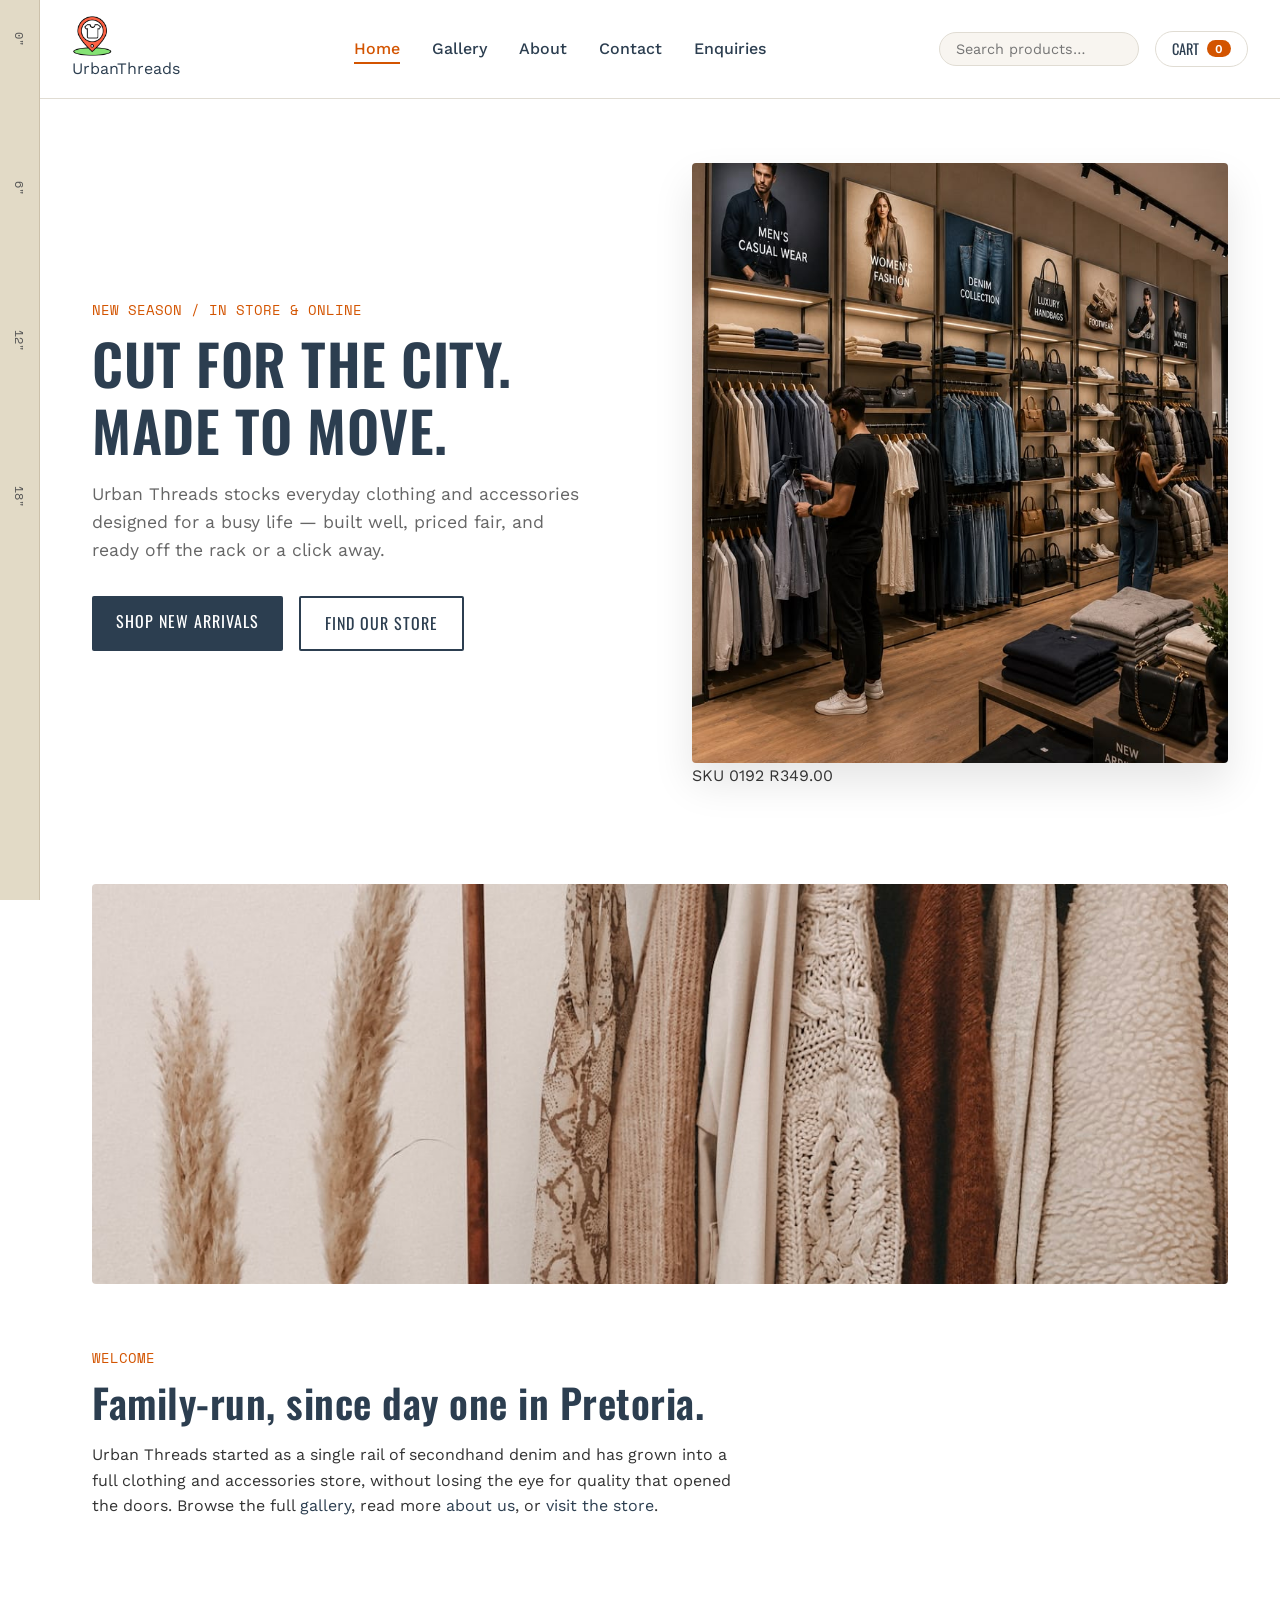
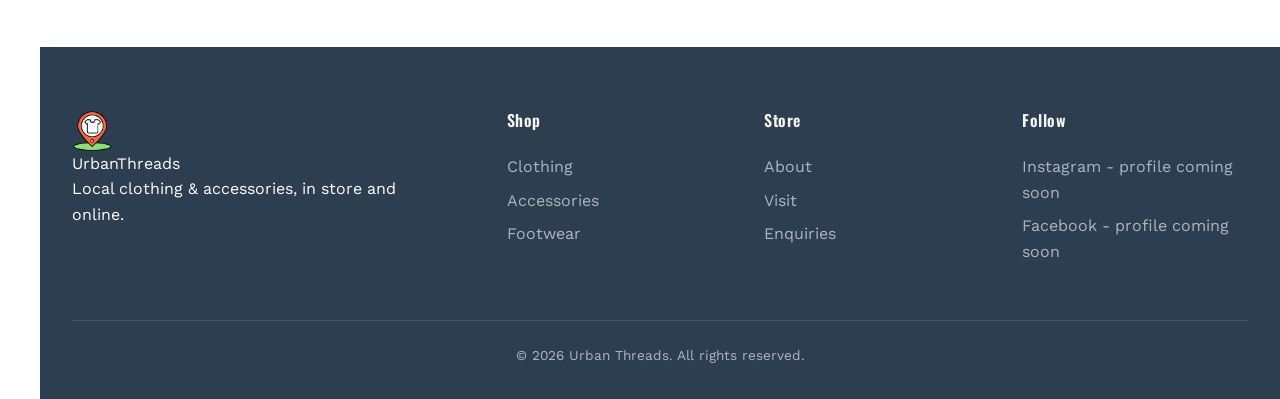
<file: index.html>
<!DOCTYPE html>
<html lang="en">
<head>
  <meta charset="UTF-8">
  <meta name="viewport" content="width=device-width, initial-scale=1.0">
  <title>Urban Threads — Local Clothing & Accessories</title>
	<meta name="keywords" content="Urban Threads, Pretoria clothing boutique, streetwear Pretoria, local fashion South Africa, everyday apparel">
  <link rel="preconnect" href="https://fonts.googleapis.com">
  <link href="https://fonts.googleapis.com/css2?family=Oswald:wght@500;600;700&family=Work+Sans:wght@400;500;600&family=Space+Mono:wght@400;700&display=swap" rel="stylesheet">
  <link rel="stylesheet" href="css/style.css">
	 <meta name="description" content="Discover Urban Threads, a family-run Pretoria boutique for local clothing, accessories and footwear. Browse the collection and plan your store visit.">
  <link rel="canonical" href="https://splendorous-bienenstitch-e1a401.netlify.app/">
</head>
<body>

  <!-- Signature element: a vertical "tape measure" rail that runs the length of the page,
       marking each section like inches on a tailor's tape. Ties the tailoring/thread
       theme of the store into the site's structure instead of a decorative flourish. -->
  <div class="tape-rail" aria-hidden="true">
    <span class="tape-mark" data-label="SHOP">0"</span>
    <span class="tape-mark" data-label="ABOUT">6"</span>
    <span class="tape-mark" data-label="VISIT">12"</span>
    <span class="tape-mark" data-label="ASK">18"</span>
  </div>

  <!-- ===== HEADER ===== -->
  <header class="site-header" id="top">
    <div class="header-inner">
      <a href="index.html" class="logo-link">
        <img class="logo-icon" src="images/logo-icon.png" alt="Urban Threads store icon">
        <span class="logo">Urban<span>Threads</span></span>
      </a>

      <nav class="main-nav" aria-label="Primary">
        <ul>
          <li><a href="index.html" class="is-active">Home</a></li>
          <li><a href="gallery.html">Gallery</a></li>
          <li><a href="about.html">About</a></li>
          <li><a href="contact.html">Contact</a></li>
          <li><a href="enquiries.html">Enquiries</a></li>
        </ul>
      </nav>

      <div class="header-actions">
        <label class="search-field">
          <span class="visually-hidden">Search products</span>
          <input type="search" placeholder="Search products…" name="q">
        </label>
        <button class="cart-btn" type="button" aria-label="View cart">
          Cart <span class="cart-count" id="cartCount">0</span>
        </button>
      </div>
    </div>
  </header>

  <main id="main-content">

    <!-- ===== HERO ===== -->
    <section class="hero" id="intro">
      <div class="hero-copy">
        <p class="eyebrow">New Season / In Store &amp; Online</p>
        <h1>Cut for the city.<br>Made to move.</h1>
        <p class="hero-sub">Urban Threads stocks everyday clothing and accessories designed
          for a busy life — built well, priced fair, and ready off the rack or a click away.</p>
        <div class="hero-actions">
          <a href="gallery.html" class="btn btn-primary">Shop new arrivals</a>
          <a href="contact.html" class="btn btn-ghost">Find our store</a>
        </div>
      </div>
      <div class="hero-tag" aria-hidden="true">
				<img class="hero-tag-img" src="images/products/Image1.jpg" alt="Urban Threads clothing collection">
        <span class="tag-sku">SKU 0192</span>
        <span class="tag-price">R349.00</span>
      </div>
    </section>

    <!-- ===== STORE BANNER ===== -->
    <section class="store-banner">
			 <img src="images/products/Image5.jpg" alt="Jackets hanging on a clothing rack in store">
    </section>

    <!-- ===== INTRO STRIP ===== -->
    <section class="shop" style="padding-top:0;">
      <div class="section-head">
        <p class="eyebrow">Welcome</p>
				<h2>Family-run, since day one in Pretoria.</h2>
      </div>
      <p class="shop-note" style="border-top:none; padding-top:0; max-width:65ch;">
        Urban Threads started as a single rail of secondhand denim and has grown into a
        full clothing and accessories store, without losing the eye for quality that opened
        the doors. Browse the full <a href="gallery.html">gallery</a>, read more
        <a href="about.html">about us</a>, or <a href="contact.html">visit the store</a>.
      </p>
    </section>

  </main>

  <!-- ===== FOOTER ===== -->
  <footer class="site-footer">
    <div class="footer-inner">
      <div class="footer-brand">
        <p class="logo-link footer-logo">
          <img class="logo-icon" src="images/logo-icon.png" alt="Urban Threads store icon">
          <span class="logo">Urban<span>Threads</span></span>
        </p>
        <p>Local clothing &amp; accessories, in store and online.</p>
      </div>
      <div class="footer-cols">
        <div>
          <h4>Shop</h4>
          <ul>
            <li><a href="gallery.html">Clothing</a></li>
            <li><a href="gallery.html">Accessories</a></li>
            <li><a href="gallery.html">Footwear</a></li>
          </ul>
        </div>
        <div>
          <h4>Store</h4>
          <ul>
            <li><a href="about.html">About</a></li>
            <li><a href="contact.html">Visit</a></li>
            <li><a href="enquiries.html">Enquiries</a></li>
          </ul>
        </div>
        <div>
          <h4>Follow</h4>
          <ul>
            <li><a href="#">Instagram - profile coming soon</a></li>
            <li><a href="#">Facebook - profile coming soon</a></li>
          </ul>
        </div>
      </div>
    </div>
    <p class="footer-legal">&copy; 2026 Urban Threads. All rights reserved.</p>
  </footer>

  <script defer src="js/script.js"></script>
</body>
</html>
</file>
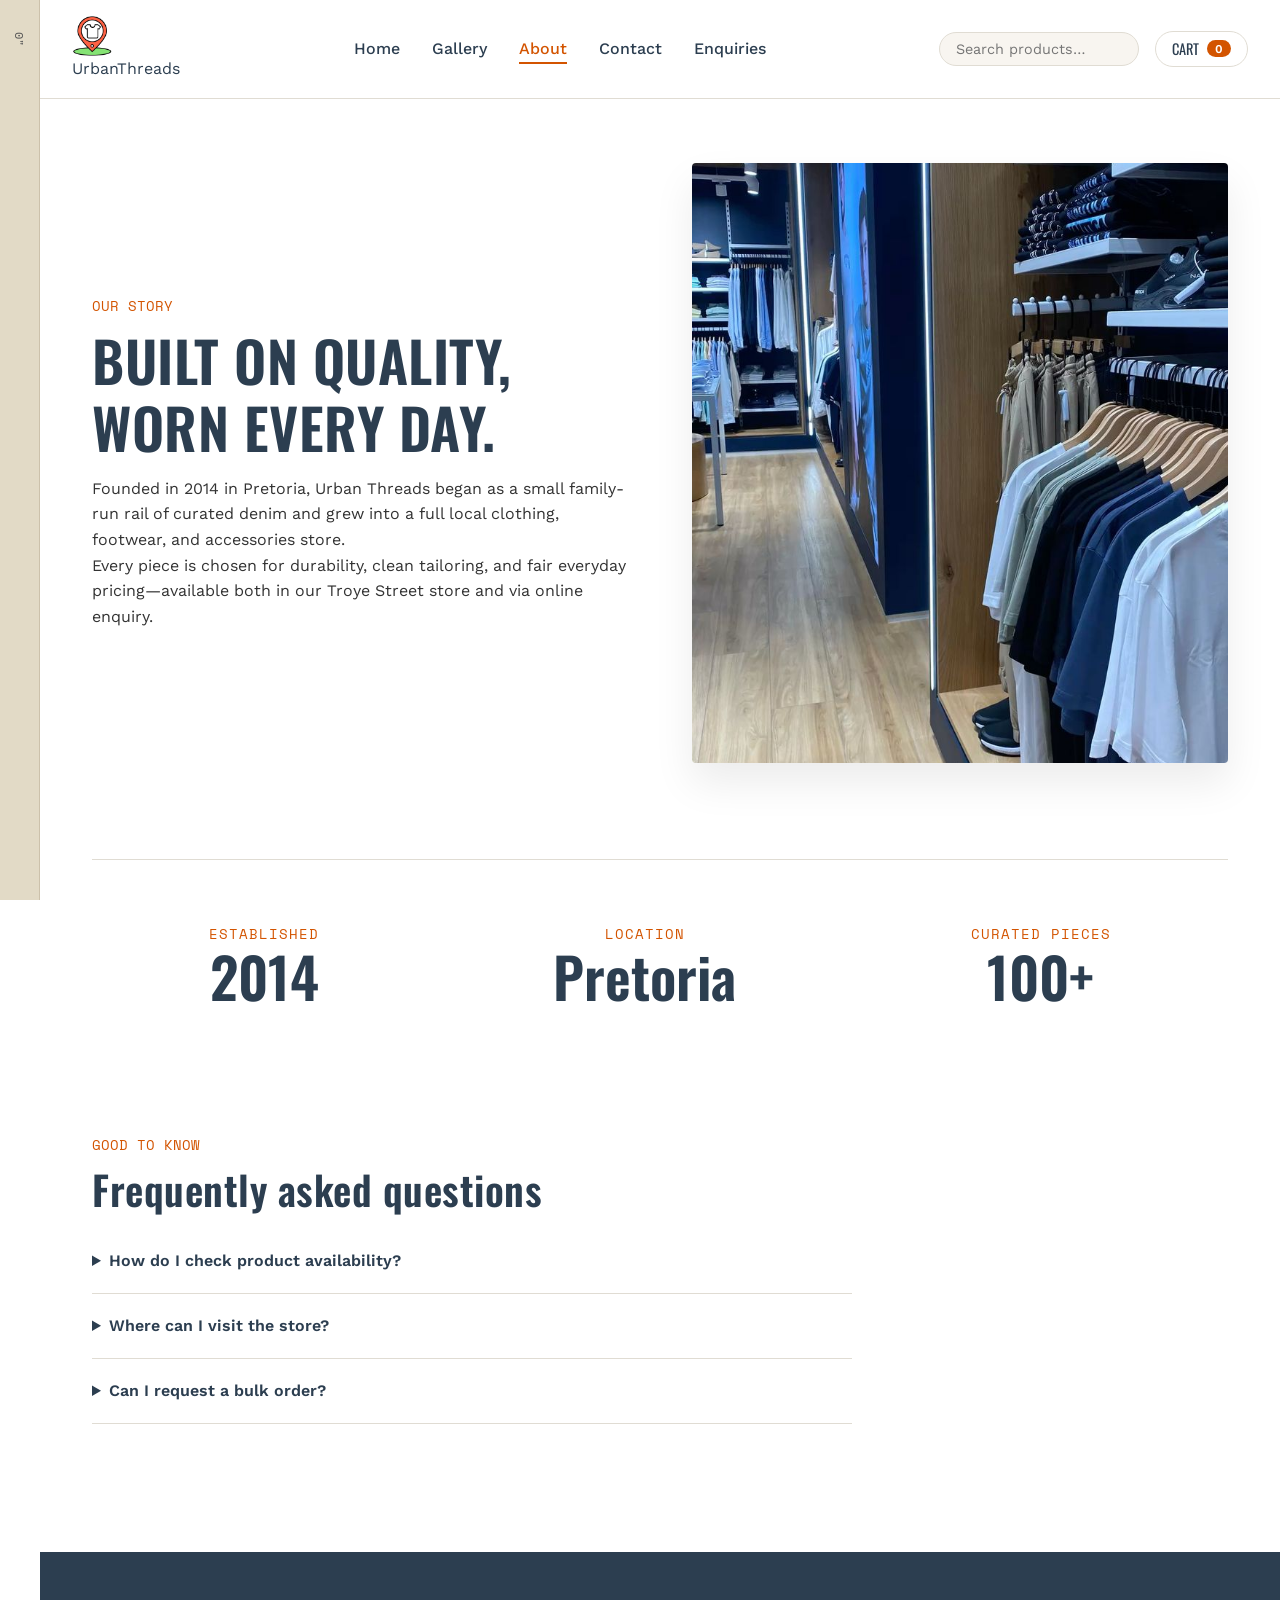
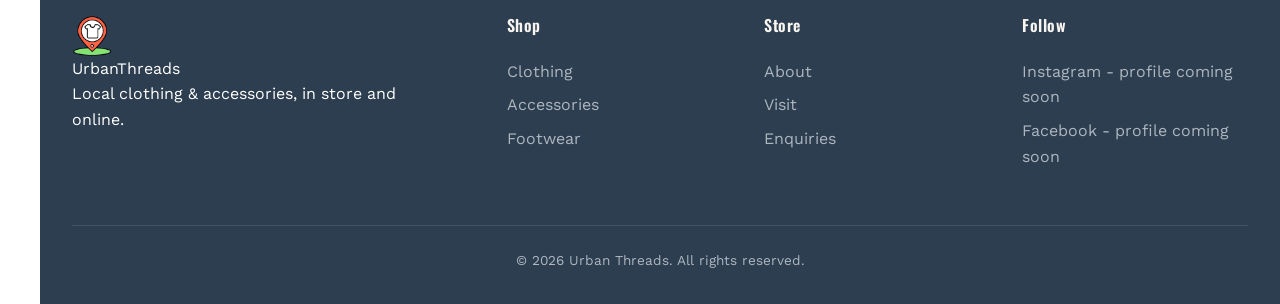
<file: about.html>
<!DOCTYPE html>
<html lang="en">
<head>
  <meta charset="UTF-8">
  <meta name="viewport" content="width=device-width, initial-scale=1.0">
  <title>About — Urban Threads</title>
  <link rel="preconnect" href="https://fonts.googleapis.com">
  <link href="https://fonts.googleapis.com/css2?family=Oswald:wght@500;600;700&family=Work+Sans:wght@400;500;600&family=Space+Mono:wght@400;700&display=swap" rel="stylesheet">
  <link rel="stylesheet" href="css/style.css">
	<meta name="keywords" content="About Urban Threads, family-run boutique Pretoria, local clothing store history, Troye Street fashion">
	<meta name="description" content="Meet Urban Threads, a family-run Pretoria clothing boutique established in 2014, and learn about our locally selected clothing and accessories.">
	<link rel="canonical" href="https://splendorous-bienenstitch-e1a401.netlify.app/about">
</head>
<body>

  <div class="tape-rail" aria-hidden="true">
    <span class="tape-mark" data-label="SHOP">0"</span>
  </div>

  <!-- ===== HEADER ===== -->
  <header class="site-header" id="top">
    <div class="header-inner">
      <a href="index.html" class="logo-link">
        <img class="logo-icon" src="images/logo-icon.png" alt="Urban Threads store icon">
        <span class="logo">Urban<span>Threads</span></span>
      </a>

      <nav class="main-nav" aria-label="Primary">
        <ul>
          <li><a href="index.html">Home</a></li>
          <li><a href="gallery.html">Gallery</a></li>
          <li><a href="about.html" class="is-active">About</a></li>
          <li><a href="contact.html">Contact</a></li>
          <li><a href="enquiries.html">Enquiries</a></li>
        </ul>
      </nav>

      <div class="header-actions">
        <label class="search-field">
          <span class="visually-hidden">Search products</span>
          <input type="search" placeholder="Search products…" name="q">
        </label>
        <button class="cart-btn" type="button" aria-label="View cart">
          Cart <span class="cart-count" id="cartCount">0</span>
        </button>
      </div>
    </div>
  </header>

	<main id="main-content">
 <section class="about" aria-labelledby="about-heading">
<div class="about-copy">
 <p class="eyebrow">Our Story</p>
 <h1 id="about-heading">Built on quality, worn every day.</h1>
 <p>Founded in 2014 in Pretoria, Urban Threads began as a small family-run rail of curated denim and grew into a full local clothing, footwear, and accessories store.</p>
 <p>Every piece is chosen for durability, clean tailoring, and fair everyday pricing—available both in our Troye Street store and via online enquiry.</p>
</div>
<div class="about-media">
 <img src="images/products/Image6.jpg" alt="Inside the Urban Threads clothing boutique in Pretoria">
</div>
<dl class="about-stats">
 <div><dt>Established</dt><dd>2014</dd></div>
 <div><dt>Location</dt><dd>Pretoria</dd></div>
 <div><dt>Curated Pieces</dt><dd>100+</dd></div>
</dl>
 </section>
		 <section class="faq" aria-labelledby="faq-heading">
				<p class="eyebrow">Good to know</p>
				<h2 id="faq-heading">Frequently asked questions</h2>
				<details><summary>How do I check product availability?</summary>
					 <p>Choose a product on our <a href="enquiries.html">enquiry form</a>. Our team confirms stock and sizes before you order.</p>
				</details>
				<details>
					 <summary>Where can I visit the store?</summary>
					 <p>Find us at 214 Troye Street, Pretoria. See <a href="contact.html">opening hours and the interactive map</a>.</p>
				</details>
				<details>
					 <summary>Can I request a bulk order?</summary>
					 <p>Select “Bulk order” on the enquiry form and include quantities and sizes. Listed prices are indicative; the team confirms your quote.</p>
				</details>
		 </section>
	</main>

  <!-- ===== FOOTER ===== -->
  <footer class="site-footer">
    <div class="footer-inner">
      <div class="footer-brand">
        <p class="logo-link footer-logo">
          <img class="logo-icon" src="images/logo-icon.png" alt="Urban Threads store icon">
          <span class="logo">Urban<span>Threads</span></span>
        </p>
        <p>Local clothing &amp; accessories, in store and online.</p>
      </div>
      <div class="footer-cols">
        <div>
          <h4>Shop</h4>
          <ul>
            <li><a href="gallery.html">Clothing</a></li>
            <li><a href="gallery.html">Accessories</a></li>
            <li><a href="gallery.html">Footwear</a></li>
          </ul>
        </div>
        <div>
          <h4>Store</h4>
          <ul>
            <li><a href="about.html">About</a></li>
            <li><a href="contact.html">Visit</a></li>
            <li><a href="enquiries.html">Enquiries</a></li>
          </ul>
        </div>
        <div>
          <h4>Follow</h4>
          <ul>
            <li><a href="https://instagram.com">Instagram - profile coming soon</a></li>
            <li><a href="https://facebook.com">Facebook - profile coming soon</a></li>
          </ul>
        </div>
      </div>
    </div>
    <p class="footer-legal">&copy; 2026 Urban Threads. All rights reserved.</p>
  </footer>

	<script defer src="js/script.js"></script>
</body>
</html>
</file>
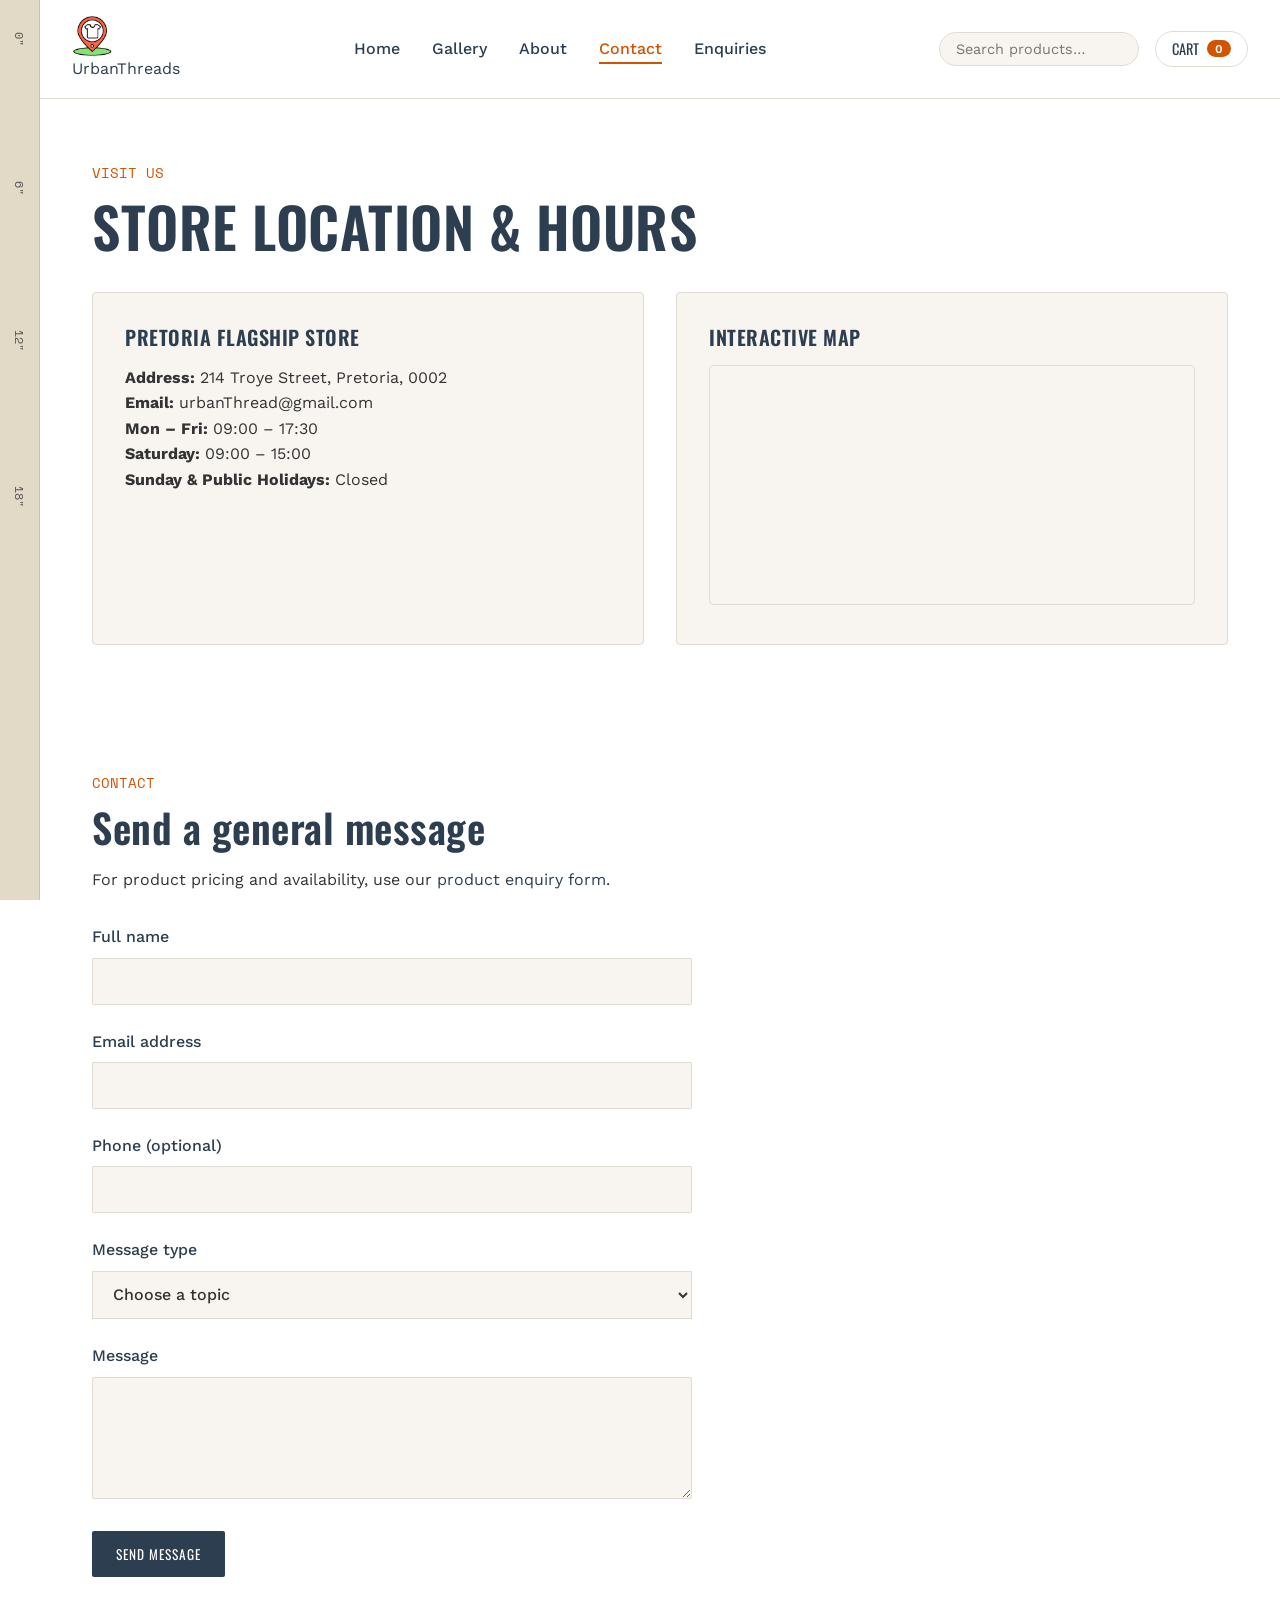
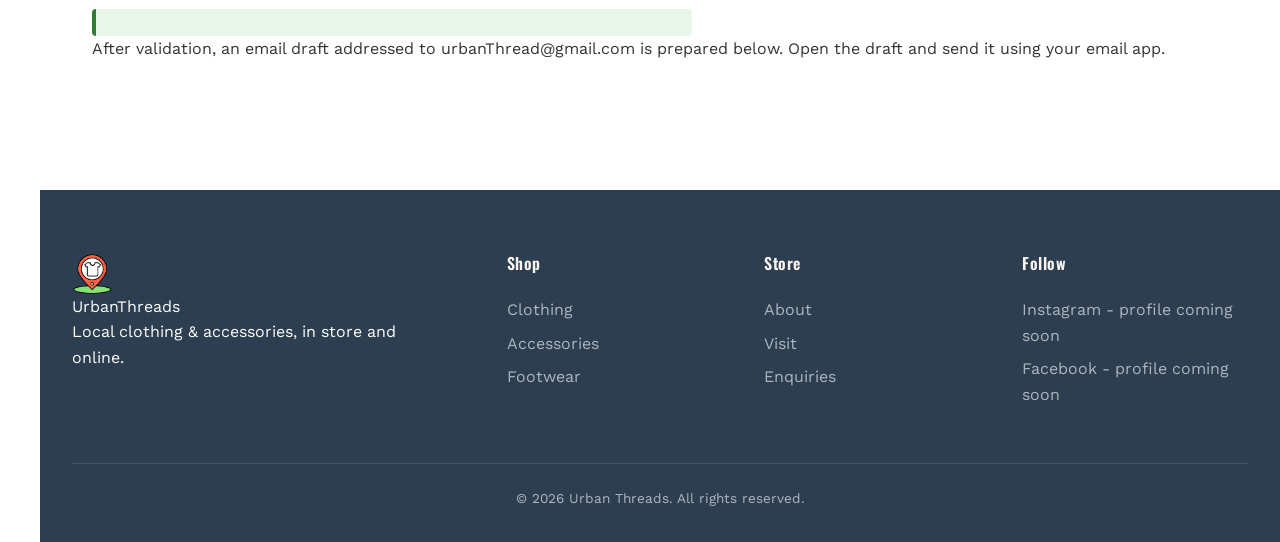
<file: contact.html>
<!DOCTYPE html>
<html lang="en">
	 <head>
			<meta charset="UTF-8">
			<meta name="viewport" content="width=device-width, initial-scale=1.0">
			<title>Contact & Visit — Urban Threads</title>
			<meta name="keywords" content="Contact Urban Threads, 214 Troye Street Pretoria, boutique opening hours, Pretoria store map">
			<link rel="preconnect" href="https://fonts.googleapis.com">
			<link href="https://fonts.googleapis.com/css2?family=Oswald:wght@500;600;700&family=Work+Sans:wght@400;500;600&family=Space+Mono:wght@400;700&display=swap" rel="stylesheet">
			<link rel="stylesheet" href="css/style.css">
			<meta name="description" content="Visit Urban Threads at 214 Troye Street, Pretoria. Find opening hours, an interactive map and a contact form for general messages.">
			<link rel="canonical" href="https://splendorous-bienenstitch-e1a401.netlify.app/contact">	 </head>
	 <body>
			<div class="tape-rail" aria-hidden="true">
				 <span class="tape-mark" data-label="SHOP">0"</span>
				 <span class="tape-mark" data-label="ABOUT">6"</span>
				 <span class="tape-mark" data-label="VISIT">12"</span>
				 <span class="tape-mark" data-label="ASK">18"</span>
			</div>

			<!-- ===== HEADER ===== -->
			<header class="site-header" id="top">
				 <div class="header-inner">
						<a href="index.html" class="logo-link">
							 <img class="logo-icon" src="images/logo-icon.png" alt="Urban Threads store icon">
							 <span class="logo">Urban<span>Threads</span></span>
						</a>

						<nav class="main-nav" aria-label="Primary">
							 <ul>
									<li><a href="index.html">Home</a></li>
									<li><a href="gallery.html">Gallery</a></li>
									<li><a href="about.html">About</a></li>
									<li><a href="contact.html" class="is-active">Contact</a></li>
									<li><a href="enquiries.html">Enquiries</a></li>
							 </ul>
						</nav>

						<div class="header-actions">
							 <label class="search-field">
									<span class="visually-hidden">Search products</span>
									<input type="search" placeholder="Search products…" name="q">
							 </label>
							 <button class="cart-btn" type="button" aria-label="View cart">
									Cart <span class="cart-count" id="cartCount">0</span>
							 </button>
						</div>
				 </div>
			</header>

			<main id="main-content">
 <section aria-labelledby="visit-heading">
<p class="eyebrow">Visit Us</p>
<h1 id="visit-heading">Store location &amp; hours</h1>
<div class="visit-grid">
 <div class="visit-card">
<h3>Pretoria Flagship Store</h3>
<p><strong>Address:</strong> 214 Troye Street, Pretoria, 0002</p>
<p><strong>Email:</strong> urbanThread@gmail.com</p>
<p><strong>Mon – Fri:</strong> 09:00 – 17:30</p>
<p><strong>Saturday:</strong> 09:00 – 15:00</p>
<p><strong>Sunday &amp; Public Holidays:</strong> Closed</p>
 </div>
 <div class="visit-card">
<h3>Interactive Map</h3>
<iframe title="Interactive map showing Urban Threads at 214 Troye Street, Pretoria" src="https://www.openstreetmap.org/export/embed.html?bbox=28.1880%2C-25.7540%2C28.2020%2C-25.7440&amp;layer=mapnik&amp;marker=-25.7490%2C28.1950" width="100%" height="240" style="border:1px solid #e0dcd3; border-radius:4px;" loading="lazy"></iframe>
 </div>
</div>
 </section>
 <section aria-labelledby="contact-heading"><p class="eyebrow">Contact</p><h2 id="contact-heading">Send a general message</h2><p>For product pricing and availability, use our <a href="enquiries.html">product enquiry form</a>.</p><form class="enquiry-form" id="contact-form" name="contact" method="POST" action="/thank-you" data-netlify="true" netlify-honeypot="bot-field">
							 <input type="hidden" name="form-name" value="contact">
							 <p hidden><label>Leave this empty <input name="bot-field"></label></p>
							 <label>Full name <input name="name" autocomplete="name" required minlength="2" maxlength="100"></label>
							 <label>Email address <input type="email" name="email" autocomplete="email" required maxlength="254"></label>
							 <label>Phone (optional) <input type="tel" name="phone" autocomplete="tel" pattern="[+0-9() .-]{10,25}" title="Use 10–25 characters: digits, spaces, +, brackets or hyphens." maxlength="25"></label>
							 <label>Message type <select name="topic" required>
										 <option value="">Choose a topic</option><option>General question</option><option>Feedback</option><option>Order support</option></select></label>

							 <label>Message <textarea name="message" rows="5" required minlength="10" maxlength="2000"></textarea></label>
							 <button class="btn btn-primary" type="submit">Send message</button>
							 <p class="form-status" role="status" aria-live="polite"></p>
						</form><p id="email-draft-note">After validation, an email draft addressed to urbanThread@gmail.com is prepared below. Open the draft and send it using your email app.</p><a id="email-draft" class="btn btn-ghost" hidden>Open email draft</a></section>
			</main>

			<!-- ===== FOOTER ===== -->
			<footer class="site-footer">
				 <div class="footer-inner">
						<div class="footer-brand">
							 <p class="logo-link footer-logo">
									<img class="logo-icon" src="images/logo-icon.png" alt="Urban Threads store icon">
									<span class="logo">Urban<span>Threads</span></span>
							 </p>
							 <p>Local clothing &amp; accessories, in store and online.</p>
						</div>
						<div class="footer-cols">
							 <div>
									<h4>Shop</h4>
									<ul>
										 <li><a href="gallery.html">Clothing</a></li>
										 <li><a href="gallery.html">Accessories</a></li>
										 <li><a href="gallery.html">Footwear</a></li>
									</ul>
							 </div>
							 <div>
									<h4>Store</h4>
									<ul>
										 <li><a href="about.html">About</a></li>
										 <li><a href="contact.html">Visit</a></li>
										 <li><a href="enquiries.html">Enquiries</a></li>
									</ul>
							 </div>
							 <div>
									<h4>Follow</h4>
									<ul>
										 <li><a href="#">Instagram - profile coming soon</a></li>
										 <li><a href="#">Facebook - profile coming soon</a></li>
									</ul>
							 </div>
						</div>
				 </div>
				 <p class="footer-legal">&copy; 2026 Urban Threads. All rights reserved.</p>
			</footer>

			<script defer src="js/script.js"></script>
	 </body>
</html>
</file>
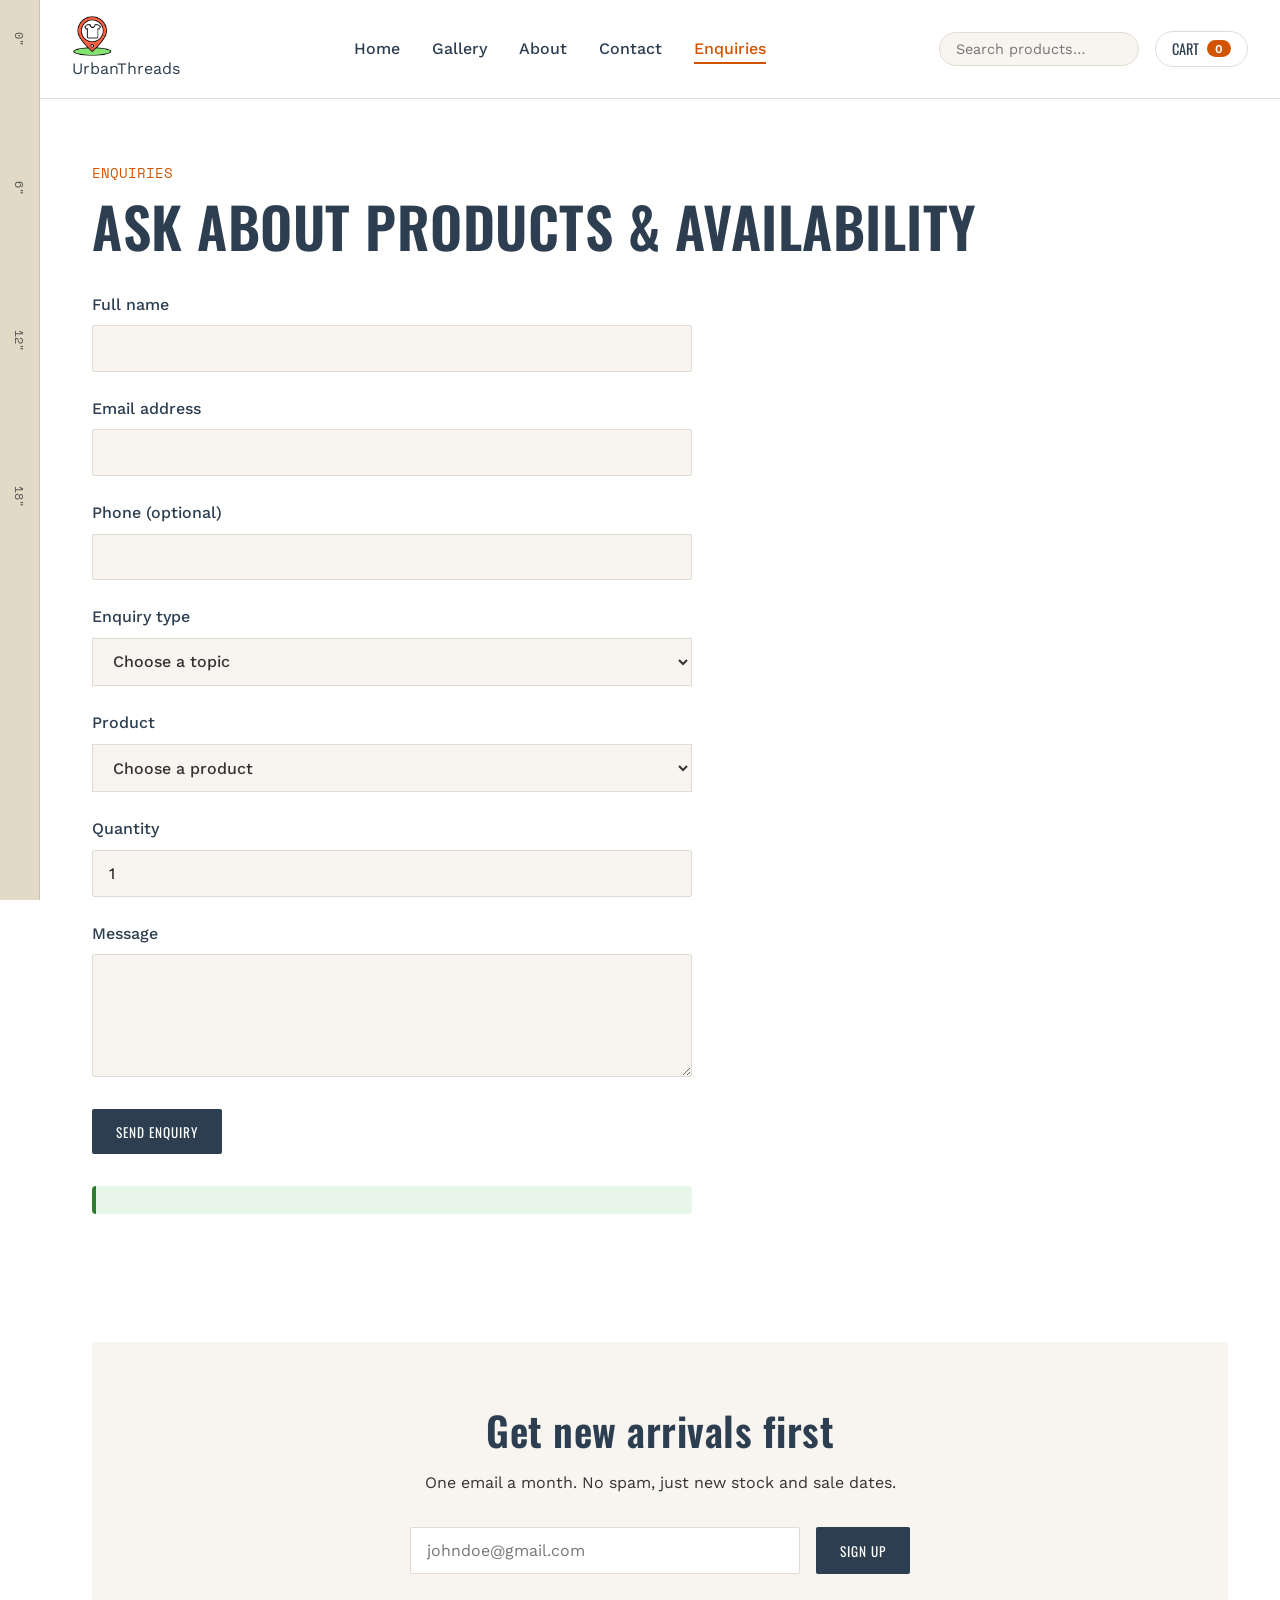
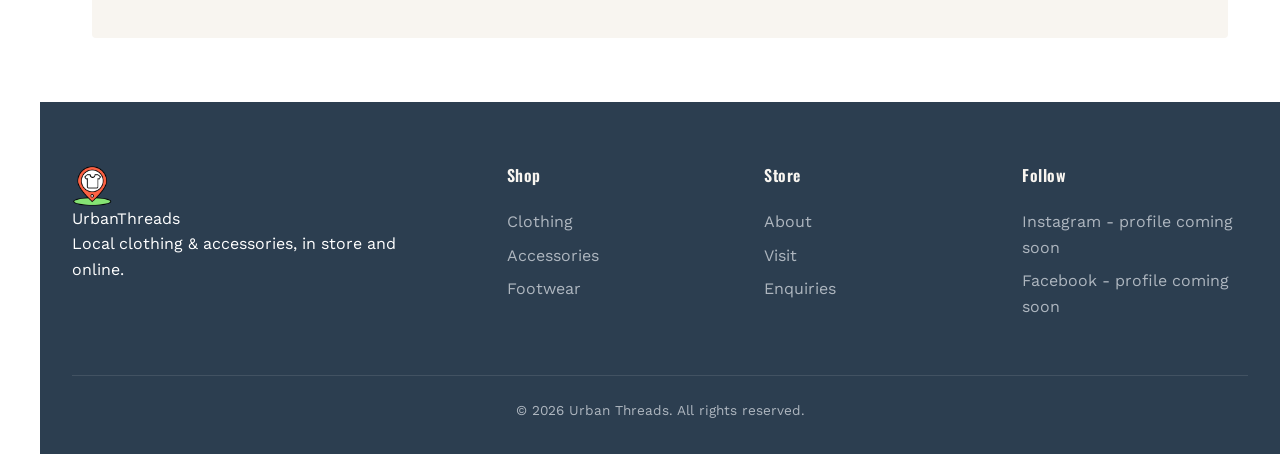
<file: enquiries.html>
<!DOCTYPE html>
<html lang="en">
<head>
  <meta charset="UTF-8">
  <meta name="viewport" content="width=device-width, initial-scale=1.0">
  <title>Enquiries — Urban Threads</title>
	<meta name="keywords" content="Urban Threads product enquiry, clothing prices Pretoria, bulk order fashion quote, stock availability">
  <link rel="preconnect" href="https://fonts.googleapis.com">
  <link href="https://fonts.googleapis.com/css2?family=Oswald:wght@500;600;700&family=Work+Sans:wght@400;500;600&family=Space+Mono:wght@400;700&display=swap" rel="stylesheet">
  <link rel="stylesheet" href="css/style.css">
	<meta name="description" content="Enquire about clothing prices, product availability and bulk orders at Urban Threads in Pretoria. Send your product requirements to our team.">
	<link rel="canonical" href="https://splendorous-bienenstitch-e1a401.netlify.app/enquiries"></head>
<body>

  <!-- Signature element: a vertical "tape measure" rail that runs the length of the page,
       marking each section like inches on a tailor's tape. Ties the tailoring/thread
       theme of the store into the site's structure instead of a decorative flourish. -->
  <div class="tape-rail" aria-hidden="true">
    <span class="tape-mark" data-label="SHOP">0"</span>
    <span class="tape-mark" data-label="ABOUT">6"</span>
    <span class="tape-mark" data-label="VISIT">12"</span>
    <span class="tape-mark" data-label="ASK">18"</span>
  </div>

  <!-- ===== HEADER ===== -->
  <header class="site-header" id="top">
    <div class="header-inner">
      <a href="index.html" class="logo-link">
        <img class="logo-icon" src="images/logo-icon.png" alt="Urban Threads store icon">
        <span class="logo">Urban<span>Threads</span></span>
      </a>

      <nav class="main-nav" aria-label="Primary">
        <ul>
          <li><a href="index.html">Home</a></li>
          <li><a href="gallery.html">Gallery</a></li>
          <li><a href="about.html">About</a></li>
          <li><a href="contact.html">Contact</a></li>
          <li><a href="enquiries.html" class="is-active">Enquiries</a></li>
        </ul>
      </nav>

      <div class="header-actions">
        <label class="search-field">
          <span class="visually-hidden">Search products</span>
          <input type="search" placeholder="Search products…" name="q">
        </label>
        <button class="cart-btn" type="button" aria-label="View cart">
          Cart <span class="cart-count" id="cartCount">0</span>
        </button>
      </div>
    </div>
  </header>

  <main id="main-content">

    <!-- ===== ENQUIRY FORM ===== -->
    <section class="shop" id="enquiry-form">
      <div class="section-head">
        <p class="eyebrow">Enquiries</p>
        <h1>Ask about products &amp; availability</h1>
      </div>
			<form class="enquiry-form" id="enquiries-form" name="enquiries" method="POST" action="/thank-you" data-netlify="true" netlify-honeypot="bot-field">
				 <input type="hidden" name="form-name" value="enquiries">
				 <p hidden><label>Leave this empty <input name="bot-field"></label></p>
				 <label>Full name <input name="name" autocomplete="name" required minlength="2" maxlength="100"></label>
				 <label>Email address <input type="email" name="email" autocomplete="email" required maxlength="254"></label>
				 <label>Phone (optional) <input type="tel" name="phone" autocomplete="tel" pattern="[+0-9() .-]{10,25}" title="Use 10–25 characters: digits, spaces, +, brackets or hyphens." maxlength="25"></label>
				 <label>Enquiry type <select name="topic" required>
							 <option value="">Choose a topic</option><option>Product availability</option><option>Price enquiry</option><option>Bulk order</option></select></label>
				 <label>Product <select name="product" required><option value="">Choose a product</option><option value="jacket">Canvas Field Jacket</option><option value="belt">Woven Belt — Tan</option><option value="sneaker">Low-Top Street Sneaker</option><option value="polo">White Polo Shirt</option></select></label><label>Quantity <input type="number" name="quantity" min="1" max="100" step="1" value="1" required></label>
				 <label>Message <textarea name="message" rows="5" required minlength="10" maxlength="2000"></textarea></label>
				 <button class="btn btn-primary" type="submit">Send enquiry</button>
				 <p class="form-status" role="status" aria-live="polite"></p>
			</form>
    </section>

    <!-- ===== NEWSLETTER ===== -->
    <section class="newsletter" id="contact">
      <h2>Get new arrivals first</h2>
      <p>One email a month. No spam, just new stock and sale dates.</p>
      <form class="newsletter-form" action="#" method="post">
        <label class="visually-hidden" for="newsletter-email">Email address</label>
        <input id="newsletter-email" type="email" name="email" placeholder="johndoe@gmail.com" required>
        <button class="btn btn-primary" type="submit">Sign up</button>
      </form>
    </section>

  </main>

  <!-- ===== FOOTER ===== -->
  <footer class="site-footer">
    <div class="footer-inner">
      <div class="footer-brand">
        <p class="logo-link footer-logo">
          <img class="logo-icon" src="images/logo-icon.png" alt="Urban Threads store icon">
          <span class="logo">Urban<span>Threads</span></span>
        </p>
        <p>Local clothing &amp; accessories, in store and online.</p>
      </div>
      <div class="footer-cols">
        <div>
          <h4>Shop</h4>
          <ul>
            <li><a href="gallery.html">Clothing</a></li>
            <li><a href="gallery.html">Accessories</a></li>
            <li><a href="gallery.html">Footwear</a></li>
          </ul>
        </div>
        <div>
          <h4>Store</h4>
          <ul>
            <li><a href="about.html">About</a></li>
            <li><a href="contact.html">Visit</a></li>
            <li><a href="enquiries.html">Enquiries</a></li>
          </ul>
        </div>
        <div>
          <h4>Follow</h4>
          <ul>
            <li><a href="#">Instagram - profile coming soon</a></li>
            <li><a href="#">Facebook - profile coming soon</a></li>
          </ul>
        </div>
      </div>
    </div>
    <p class="footer-legal">&copy; 2026 Urban Threads. All rights reserved.</p>
  </footer>

  <script defer src="js/script.js"></script>
</body>
</html>
</file>
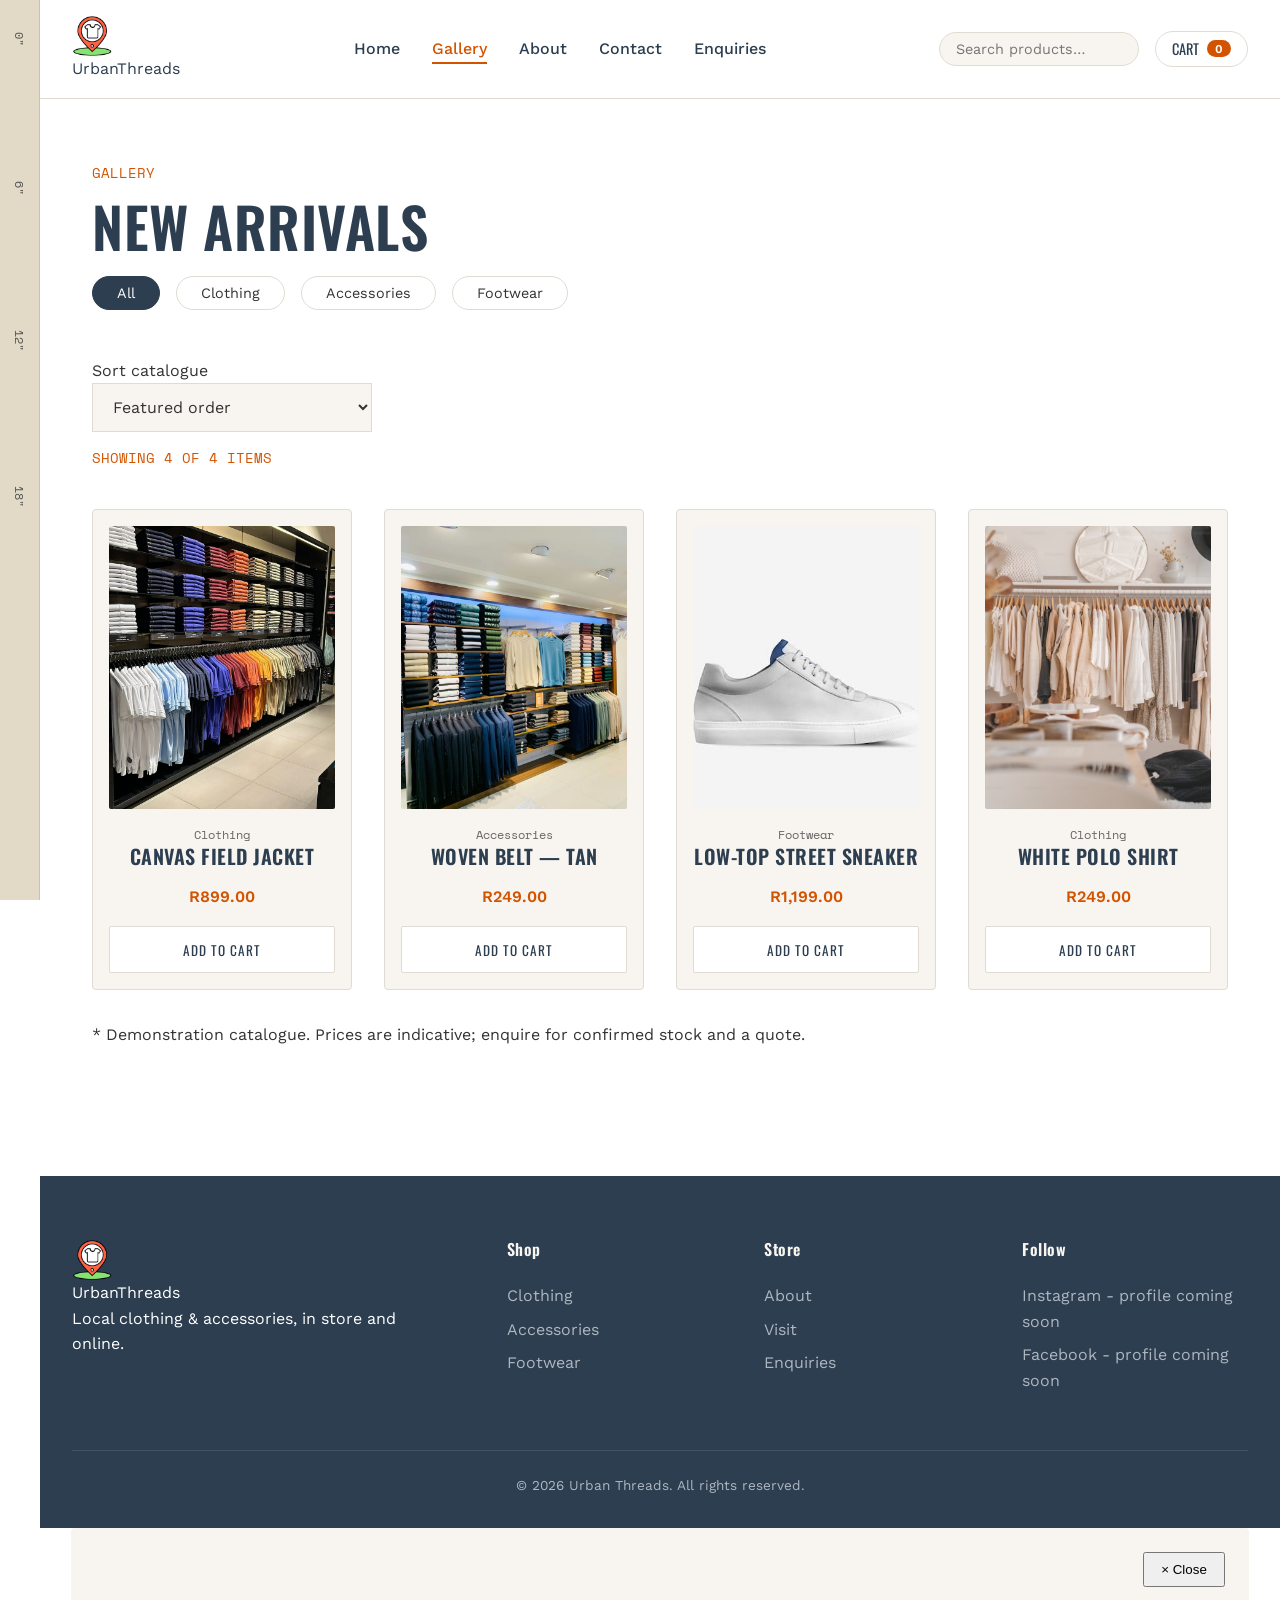
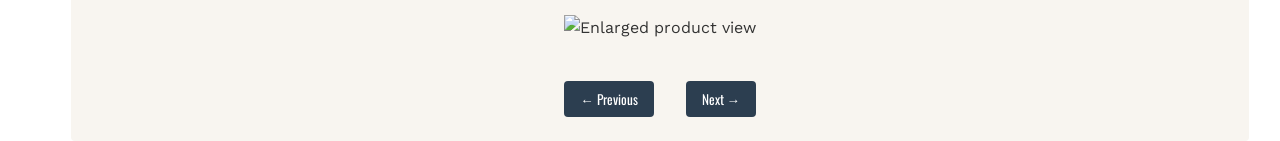
<file: gallery.html>
<!DOCTYPE html>
<html lang="en">
<head>
  <meta charset="UTF-8">
  <meta name="viewport" content="width=device-width, initial-scale=1.0">
  <title>Gallery — Urban Threads</title>
	<meta name="keywords" content="Urban Threads gallery, Canvas Field Jacket, Woven Leather Belt, Low-Top Street Sneaker, White Polo Shirt Pretoria">
  <link rel="preconnect" href="https://fonts.googleapis.com">
  <link href="https://fonts.googleapis.com/css2?family=Oswald:wght@500;600;700&family=Work+Sans:wght@400;500;600&family=Space+Mono:wght@400;700&display=swap" rel="stylesheet">
  <link rel="stylesheet" href="css/style.css">
 <meta name="description" content="Browse Urban Threads clothing, woven belts and street sneakers in Pretoria. Search the collection, compare prices and enquire about availability.">
  <link rel="canonical" href="https://splendorous-bienenstitch-e1a401.netlify.app/gallery"></head>
<body>

  <div class="tape-rail" aria-hidden="true">
    <span class="tape-mark" data-label="SHOP">0"</span>
    <span class="tape-mark" data-label="ABOUT">6"</span>
    <span class="tape-mark" data-label="VISIT">12"</span>
    <span class="tape-mark" data-label="ASK">18"</span>
  </div>

  <header class="site-header" id="top">
    <div class="header-inner">
      <a href="index.html" class="logo-link">
        <img class="logo-icon" src="images/logo-icon.png" alt="Urban Threads store icon">
        <span class="logo">Urban<span>Threads</span></span>
      </a>

      <nav class="main-nav" aria-label="Primary">
        <ul>
          <li><a href="index.html">Home</a></li>
          <li><a href="gallery.html" class="is-active">Gallery</a></li>
          <li><a href="about.html">About</a></li>
          <li><a href="contact.html">Contact</a></li>
          <li><a href="enquiries.html">Enquiries</a></li>
        </ul>
      </nav>

      <div class="header-actions">
        <label class="search-field">
          <span class="visually-hidden">Search products</span>
          <input type="search" placeholder="Search products…" name="q">
        </label>
        <button class="cart-btn" type="button" aria-label="View cart">
          Cart <span class="cart-count" id="cartCount">0</span>
        </button>
      </div>
    </div>
  </header>

  <main id="main-content">

    <section class="shop" id="shop">
      <div class="section-head">
        <p class="eyebrow">Gallery</p>
        <h1>New arrivals</h1>
      </div>

            <div class="filter-bar">
        <button class="filter-chip is-active" type="button">All</button>
        <button class="filter-chip" aria-pressed="false" type="button">Clothing</button>
        <button class="filter-chip" aria-pressed="false" type="button">Accessories</button>
        <button class="filter-chip" aria-pressed="false" type="button">Footwear</button>
      </div>
      <div class="sort-control">
        <label for="sortSelect">Sort catalogue</label>
        <select id="sortSelect">
          <option value="default">Featured order</option>
          <option value="price-asc">Price: Low to High</option>
          <option value="price-desc">Price: High to Low</option>
          <option value="name-asc">Name: A–Z</option>
        </select>
      </div>
      <p id="catalogCount" class="eyebrow" role="status" aria-live="polite">Showing 4 of 4 items</p>
      <p id="noResultsMsg" class="shop-note" hidden>No matching products found. Try clearing your search or selecting "All".</p>

			<ul class="product-grid">
				 <li class="product-card" data-category="clothing">
						<div class="product-image">
							 <picture>
									<source media="(max-width: 768px)" srcset="images/products/Image2.jpg">
										 <img class="lightbox-trigger" src="images/products/Image2.jpg"
																				 srcset="images/products/Image2.jpg 400w, images/products/Image2.jpg 800w, images/products/Image2-large.jpg 1200w"
										 sizes="(max-width: 768px) 100vw, (max-width: 1200px) 50vw, 33vw"
					 alt="Canvas Field Jacket hanging on a rail" loading="lazy">
							 </picture>
						</div>
						<p class="product-cat">Clothing</p>
						<h3>Canvas Field Jacket</h3>
						<p class="product-price">R899.00</p>
						<button class="btn btn-add" type="button" data-add>Add to cart</button>
				 </li>
				 <li class="product-card" data-category="accessories">
						<div class="product-image">
							 <picture>
									<source media="(max-width: 768px)" srcset="images/products/Image3.jpg">
										 <img class="lightbox-trigger" src="images/products/Image3.jpg"
																				 srcset="images/products/Image3.jpg 400w, images/products/Image3.jpg 800w, images/products/Image3-large.jpg 1200w"
										 sizes="(max-width: 768px) 100vw, (max-width: 1200px) 50vw, 33vw"
					 alt="Close-up of a tan woven leather belt" loading="lazy">
							 </picture>
						</div>
						<p class="product-cat">Accessories</p>
						<h3>Woven Belt — Tan</h3>
						<p class="product-price">R249.00</p>
						<button class="btn btn-add" type="button" data-add>Add to cart</button>
				 </li>
				 <li class="product-card" data-category="footwear">
						<div class="product-image">
							 <picture>
									<source media="(max-width: 768px)" srcset="images/products/sneaker.jpg">
										 <img class="lightbox-trigger" src="images/products/sneaker.jpg"
																				 srcset="images/products/sneaker.jpg 400w, images/products/sneaker.jpg 800w, images/products/sneaker-large.jpg 1200w"
										 sizes="(max-width: 768px) 100vw, (max-width: 1200px) 50vw, 33vw"
					 alt="Low-top street sneaker" loading="lazy">
							 </picture>
						</div>
						<p class="product-cat">Footwear</p>
						<h3>Low-Top Street Sneaker</h3>
						<p class="product-price">R1,199.00</p>
						<button class="btn btn-add" type="button" data-add>Add to cart</button>
				 </li>
				 <li class="product-card" data-category="clothing">
						<div class="product-image">
							 <picture>
									<source media="(max-width: 768px)" srcset="images/products/Image4.jpg">
										 <img class="lightbox-trigger" src="images/products/Image4.jpg"
																				 srcset="images/products/Image4.jpg 400w, images/products/Image4.jpg 800w, images/products/Image4-large.jpg 1200w"
										 sizes="(max-width: 768px) 100vw, (max-width: 1200px) 50vw, 33vw"
					 alt="Folded white polo shirt" loading="lazy">
							 </picture>
						</div>
						<p class="product-cat">Clothing</p>
						<h3>White Polo Shirt</h3>
						<p class="product-price">R249.00</p>
						<button class="btn btn-add" type="button" data-add>Add to cart</button>
				 </li>
			</ul>

			<p class="shop-note">* Demonstration catalogue. Prices are indicative; enquire for confirmed stock and a quote.</p>
		</section>
  </main>

  <footer class="site-footer">
    <div class="footer-inner">
      <div class="footer-brand">
        <p class="logo-link footer-logo">
          <img class="logo-icon" src="images/logo-icon.png" alt="Urban Threads store icon">
          <span class="logo">Urban<span>Threads</span></span>
        </p>
        <p>Local clothing &amp; accessories, in store and online.</p>
      </div>
      <div class="footer-cols">
        <div>
          <h4>Shop</h4>
          <ul>
            <li><a href="gallery.html">Clothing</a></li>
            <li><a href="gallery.html">Accessories</a></li>
            <li><a href="gallery.html">Footwear</a></li>
          </ul>
        </div>
        <div>
          <h4>Store</h4>
          <ul>
            <li><a href="about.html">About</a></li>
            <li><a href="contact.html">Visit</a></li>
            <li><a href="enquiries.html">Enquiries</a></li>
          </ul>
        </div>
        <div>
          <h4>Follow</h4>
          <ul>
            <li><a href="#">Instagram - profile coming soon</a></li>
            <li><a href="#">Facebook - profile coming soon</a></li>
          </ul>
        </div>
      </div>
    </div>
    <p class="footer-legal">&copy; 2026 Urban Threads. All rights reserved.</p>
  </footer>

  <script defer src="js/script.js"></script>
</body>
</html>
</file>
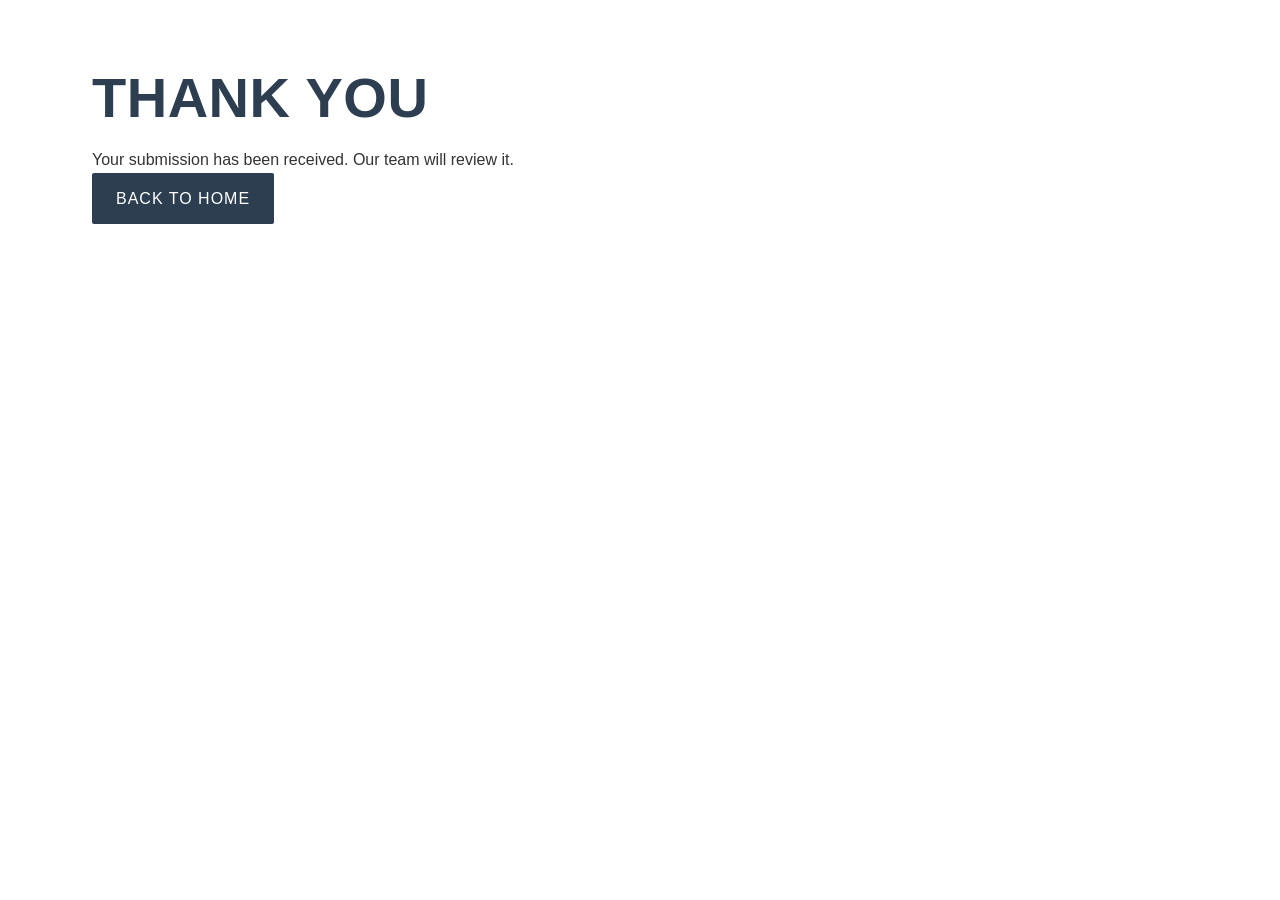
<file: thank-you.html>
<!doctype html>
<html lang="en">
	 <head>
			<meta charset="utf-8">
			<meta name="viewport" content="width=device-width, initial-scale=1">
			<meta name="robots" content="noindex">
			<title>Thank you — Urban Threads</title>
			<link rel="stylesheet" href="css/style.css">
	 </head>
	 <body>
			<main id="main-content">
				 <section>
						<h1>Thank you</h1>
						<p>Your submission has been received. Our team will review it.</p>
						<a class="btn btn-primary" href="index.html">Back to home</a>
				 </section>
			</main>
	 </body>
</html>
</file>
<file: css/style.css>
*, *::before, *::after {
  box-sizing: border-box;
  margin: 0;
  padding: 0;
}

:root {
  --primary-color: #2c3e50;
  --secondary-color: #f8f5f0;
  --accent-color: #d35400;
  --text-color: #333333;
  --text-light: #666666;
  --border-color: #e0dcd3;
  --bg-color: #ffffff;

  --font-base: 'Work Sans', sans-serif;
  --font-heading: 'Oswald', sans-serif;
  --font-mono: 'Space Mono', monospace;
}

body {
  font-family: var(--font-base);
  font-size: 1rem;
  line-height: 1.6;
  color: var(--text-color);
  background-color: var(--bg-color);
  padding-left: 40px;
}

/* Global Image Fixes */
img {
  max-width: 100%;
  height: auto;
  display: block;
}

.logo-icon {
  height: 40px;
  width: auto;
  margin-right: 10px;
  vertical-align: middle;
}

h1, h2, h3, h4 {
  font-family: var(--font-heading);
  font-weight: 600;
  line-height: 1.2;
  margin-bottom: 1rem;
  letter-spacing: 0.5px;
  color: var(--primary-color);
}

h1 { font-size: 3.5rem; text-transform: uppercase; }
h2 { font-size: 2.5rem; }
h3 { font-size: 1.25rem; text-transform: uppercase; }

a {
  color: var(--primary-color);
  text-decoration: none;
  transition: color 0.3s ease;
}

a:hover, a:focus {
  color: var(--accent-color);
}

.eyebrow {
  font-family: var(--font-mono);
  font-size: 0.85rem;
  color: var(--accent-color);
  text-transform: uppercase;
  margin-bottom: 0.5rem;
}

.site-header {
  border-bottom: 1px solid var(--border-color);
  padding: 1rem 2rem;
  position: sticky;
  top: 0;
  background-color: rgba(255, 255, 255, 0.98);
  z-index: 100;
}

.header-inner {
  display: flex;
  justify-content: space-between;
  align-items: center;
  max-width: 1200px;
  margin: 0 auto;
}

.main-nav ul {
  display: flex;
  list-style: none;
  gap: 2rem;
}

.main-nav a {
  font-weight: 500;
  padding-bottom: 0.25rem;
}

.main-nav a.is-active {
  border-bottom: 2px solid var(--accent-color);
  color: var(--accent-color);
}

.visually-hidden {
  position: absolute;
  width: 1px;
  height: 1px;
  padding: 0;
  margin: -1px;
  overflow: hidden;
  clip: rect(0, 0, 0, 0);
  white-space: nowrap;
  border: 0;
}

.header-actions {
  display: flex;
  align-items: center;
  gap: 1rem;
}

.search-field input {
  padding: 0.5rem 1rem;
  border: 1px solid var(--border-color);
  border-radius: 20px;
  font-family: var(--font-base);
  font-size: 0.9rem;
  background-color: var(--secondary-color);
  transition: border-color 0.2s ease;
  width: 200px;
}

.search-field input:focus {
  outline: none;
  border-color: var(--accent-color);
}

.cart-btn {
  background-color: transparent;
  border: 1px solid var(--border-color);
  padding: 0.4rem 1rem;
  border-radius: 20px;
  font-family: var(--font-heading);
  text-transform: uppercase;
  font-size: 0.9rem;
  color: var(--primary-color);
  cursor: pointer;
  display: flex;
  align-items: center;
  gap: 0.5rem;
  transition: all 0.2s ease;
}

.cart-btn:hover {
  background-color: var(--primary-color);
  color: #fff;
  border-color: var(--primary-color);
}

.cart-count {
  background-color: var(--accent-color);
  color: #fff;
  border-radius: 50px;
  padding: 0.1rem 0.5rem;
  font-family: var(--font-base);
  font-size: 0.75rem;
  font-weight: 600;
}

#main-content {
  max-width: 1200px;
  margin: 0 auto;
  padding: 0 2rem;
}

section {
  padding: 4rem 0;
}

.hero {
  display: flex;
  align-items: center;
  gap: 4rem;
  min-height: 60vh;
}

.hero-copy {
  flex: 1;
}

.hero-sub {
  font-size: 1.1rem;
  color: var(--text-light);
  margin-bottom: 2rem;
  max-width: 500px;
}

.hero-tag {
  flex: 1;
  position: relative;
}

.hero-tag img {
  border-radius: 4px;
  box-shadow: 0 20px 40px rgba(0,0,0,0.1);
  object-fit: cover;
  height: 600px;
  width: 100%;
}

.hero-actions {
  display: flex;
  gap: 1rem;
}

.store-banner {
  padding: 0;
  margin: 2rem 0 4rem;
}

.store-banner img {
  width: 100%;
  height: 400px;
  object-fit: cover;
  border-radius: 4px;
}

.filter-bar {
  display: flex;
  gap: 1rem;
  margin-bottom: 3rem;
  flex-wrap: wrap;
}

.filter-chip {
  background-color: transparent;
  border: 1px solid var(--border-color);
  padding: 0.5rem 1.5rem;
  border-radius: 25px; /* Creates the pill shape */
  font-family: var(--font-base);
  font-size: 0.9rem;
  color: var(--text-color);
  cursor: pointer;
  transition: all 0.2s ease;
}

.filter-chip:hover,
.filter-chip.is-active {
  background-color: var(--primary-color);
  color: #fff;
  border-color: var(--primary-color);
}

.product-grid {
  display: grid;
  grid-template-columns: repeat(auto-fit, minmax(260px, 1fr));
  gap: 2rem;
  list-style: none;
  padding: 2rem 0;
}

.product-card {
  border: 1px solid var(--border-color);
  padding: 1rem;
  background-color: var(--secondary-color);
  border-radius: 4px;
  transition: transform 0.3s ease, box-shadow 0.3s ease;
  text-align: center;
}

.product-card:hover {
  transform: translateY(-5px);
  box-shadow: 0 12px 24px rgba(0,0,0,0.08);
}

.product-image {
  margin-bottom: 1rem;
  overflow: hidden;
  border-radius: 2px;
}

.product-image img {
  width: 100%;
  aspect-ratio: 4/5;
  object-fit: cover;
}

.product-cat {
  font-family: var(--font-mono);
  font-size: 0.75rem;
  color: var(--text-light);
}

.product-price {
  font-weight: 600;
  color: var(--accent-color);
  margin-bottom: 1rem;
}

/* Buttons */
.btn {
  display: inline-block;
  padding: 0.8rem 1.5rem;
  font-family: var(--font-heading);
  text-transform: uppercase;
  letter-spacing: 1px;
  border: none;
  border-radius: 2px;
  cursor: pointer;
  transition: all 0.2s ease;
  text-align: center;
}

.btn-primary {
  background-color: var(--primary-color);
  color: #fff;
}

.btn-primary:hover {
  background-color: var(--accent-color);
  color: #fff;
}

.btn-ghost {
  background-color: transparent;
  color: var(--primary-color);
  border: 2px solid var(--primary-color);
}

.btn-ghost:hover {
  background-color: var(--primary-color);
  color: #fff;
}

.btn-add {
  width: 100%;
  background-color: #fff;
  color: var(--primary-color);
  border: 1px solid var(--border-color);
}

.btn-add:hover {
  border-color: var(--primary-color);
}

/* Tape Rail */
.tape-rail {
  position: fixed;
  left: 0;
  top: 0;
  bottom: 0;
  width: 40px;
  background-color: #e2dac6;
  border-right: 1px solid #ccc1ab;
  display: flex;
  flex-direction: column;
  align-items: center;
  padding-top: 2rem;
  gap: 15vh;
  z-index: 50;
}

.tape-mark {
  font-family: var(--font-mono);
  font-size: 0.75rem;
  color: #555;
  writing-mode: vertical-rl;
  text-orientation: mixed;
}

/* Footer */
.site-footer {
  background-color: var(--primary-color);
  color: #fff;
  padding: 4rem 2rem 2rem;
  margin-top: 4rem;
}

.footer-inner {
  display: grid;
  grid-template-columns: 1fr 2fr;
  gap: 4rem;
  max-width: 1200px;
  margin: 0 auto;
}

.footer-cols {
  display: grid;
  grid-template-columns: repeat(3, 1fr);
  gap: 2rem;
}

.footer-cols h4 {
  color: var(--secondary-color);
  margin-bottom: 1.5rem;
}

.footer-cols ul {
  list-style: none;
}

.footer-cols li {
  margin-bottom: 0.5rem;
}

.footer-cols a {
  color: #aeb6bf;
}

.footer-cols a:hover {
  color: #fff;
}

.footer-legal {
  max-width: 1200px;
  margin: 3rem auto 0;
  padding-top: 1.5rem;
  border-top: 1px solid rgba(255,255,255,0.1);
  text-align: center;
  font-size: 0.85rem;
  color: #aeb6bf;
}

@media (max-width: 900px) {
  .hero {
    flex-direction: column;
    text-align: center;
    gap: 2rem;
  }

  .hero-sub {
    margin: 0 auto 2rem;
  }

  .hero-actions {
    justify-content: center;
  }

  .hero-tag img {
    height: 400px;
  }

  .footer-inner {
    grid-template-columns: 1fr;
    text-align: center;
  }

  .footer-cols {
    grid-template-columns: 1fr;
  }
}

@media (max-width: 768px) {
  body {
    padding-left: 0;
  }

  .tape-rail {
    display: none;
  }

  .header-inner {
    flex-direction: column;
    gap: 1.5rem;
  }

  .main-nav ul {
    flex-wrap: wrap;
    justify-content: center;
    gap: 1rem;
  }

  h1 { font-size: 2.5rem; }
  h2 { font-size: 2rem; }
}

.about {
  display: grid;
  grid-template-columns: 1fr 1fr;
  gap: 4rem;
  align-items: center;
}

.about-media img {
  border-radius: 4px;
  box-shadow: 0 20px 40px rgba(0,0,0,0.08);
  width: 100%;
  height: 600px;
  object-fit: cover;
}

.about-stats {
  grid-column: 1 / -1; /* Spans across the entire bottom of the grid */
  display: flex;
  justify-content: space-around;
  margin-top: 2rem;
  padding-top: 4rem;
  border-top: 1px solid var(--border-color);
}

.about-stats div {
  text-align: center;
}

.about-stats dt {
  font-family: var(--font-mono);
  font-size: 0.85rem;
  color: var(--accent-color);
  text-transform: uppercase;
  letter-spacing: 1px;
}

.about-stats dd {
  font-family: var(--font-heading);
  font-size: 3.5rem;
  color: var(--primary-color);
  font-weight: 600;
  line-height: 1.1;
}

.visit-grid {
  display: grid;
  grid-template-columns: repeat(auto-fit, minmax(300px, 1fr));
  gap: 2rem;
  margin-top: 2rem;
}

.visit-card {
  background-color: var(--secondary-color);
  padding: 2rem;
  border-radius: 4px;
  border: 1px solid var(--border-color);
}

.map-placeholder {
  background-color: #e0dcd3;
  height: 200px;
  display: flex;
  align-items: center;
  justify-content: center;
  font-family: var(--font-mono);
  color: var(--text-light);
  border-radius: 2px;
}

.enquiry-form, .newsletter-form {
  max-width: 600px;
  display: flex;
  flex-direction: column;
  gap: 1.5rem;
  margin-top: 2rem;
}

.enquiry-form label {
  display: flex;
  flex-direction: column;
  gap: 0.5rem;
  font-weight: 500;
  color: var(--primary-color);
}

.enquiry-form input,
.enquiry-form textarea,
.newsletter-form input {
  padding: 0.8rem 1rem;
  border: 1px solid var(--border-color);
  border-radius: 2px;
  font-family: var(--font-base);
  font-size: 1rem;
  background-color: var(--secondary-color);
}

.enquiry-form input:focus,
.enquiry-form textarea:focus {
  outline: none;
  border-color: var(--accent-color);
}

.newsletter {
  background-color: var(--secondary-color);
  padding: 4rem;
  border-radius: 4px;
  text-align: center;
  margin-top: 4rem;
}

.newsletter-form {
  margin: 2rem auto 0;
  flex-direction: row;
}

.newsletter-form input {
  flex: 1;
  background-color: #fff;
}

@media (max-width: 900px) {
  .about {
    grid-template-columns: 1fr;
    text-align: center;
    gap: 2rem;
  }

  .about-media img {
    height: 400px;
  }

  .about-stats {
    flex-direction: column;
    gap: 3rem;
  }

  .newsletter-form {
    flex-direction: column;
  }
}

.enquiry-form {
  display: flex;
  flex-direction: column;
  max-width: 600px;
  gap: 1.5rem;
  margin-top: 2rem;
}

.enquiry-form label {
  display: flex;
  flex-direction: column;
  gap: 0.5rem;
  font-weight: 500;
  color: var(--primary-color);
}

.enquiry-form input,
.enquiry-form textarea {
  width: 100%;
  padding: 0.8rem 1rem;
  border: 1px solid var(--border-color);
  border-radius: 2px;
  font-family: var(--font-base);
  font-size: 1rem;
  background-color: var(--secondary-color);
  transition: border-color 0.2s ease;
}

.newsletter-form input {
  flex: 1;
  padding: 0.8rem 1rem;
  border: 1px solid var(--border-color);
  border-radius: 2px;
  font-family: var(--font-base);
  font-size: 1rem;
}

.enquiry-form input:focus,
.enquiry-form textarea:focus,
.newsletter-form input:focus {
  outline: none;
  border-color: var(--accent-color);
}

.enquiry-form .btn {
  align-self: flex-start; /* Stops the submit button from stretching to 100% width */
  margin-top: 0.5rem;
}

.newsletter {
  background-color: var(--secondary-color);
  padding: 4rem 2rem;
  border-radius: 4px;
  text-align: center;
  margin-top: 4rem;
}

.newsletter-form {
  display: flex;
  flex-direction: row;
  max-width: 500px;
  margin: 2rem auto 0;
  gap: 1rem;
}

@media (max-width: 900px) {
  .about {
    grid-template-columns: 1fr;
    text-align: center;
    gap: 2rem;
  }

  .about-media img {
    height: 400px;
  }

  .about-stats {
    flex-direction: column;
    gap: 3rem;
  }

  .newsletter-form {
    flex-direction: column;
  }

  .enquiry-form .btn {
    align-self: stretch;
  }
}


/* Cart Drawer Styles */
.cart-drawer {
	display: none;
	position: fixed;
	z-index: 10000;
	top: 0;
	left: 0;
	width: 100%;
	height: 100%;
	background-color: rgba(0, 0, 0, 0.6);
	justify-content: flex-end;
}

.cart-drawer-content {
	background: #ffffff;
	width: 100%;
	max-width: 400px;
	height: 100%;
	display: flex;
	flex-direction: column;
	box-shadow: -4px 0 15px rgba(0,0,0,0.2);
	padding: 1.5rem;
	box-sizing: border-box;
}

.cart-drawer-header {
	display: flex;
	justify-content: space-between;
	align-items: center;
	border-bottom: 1px solid #eee;
	padding-bottom: 1rem;
}

.cart-close {
	font-size: 28px;
	cursor: pointer;
	color: #333;
}

.cart-items-container {
	flex: 1;
	overflow-y: auto;
	padding: 1rem 0;
}

.empty-cart-msg {
	color: #777;
	text-align: center;
	margin-top: 2rem;
}

.cart-item-row {
	display: flex;
	align-items: center;
	gap: 1rem;
	margin-bottom: 1rem;
	border-bottom: 1px solid #f5f5f5;
	padding-bottom: 0.75rem;
}

.cart-item-img {
	width: 50px;
	height: 50px;
	object-fit: cover;
	border-radius: 4px;
}

.cart-item-details {
	flex: 1;
}

.cart-item-details h4 {
	font-size: 0.95rem;
	margin: 0 0 4px 0;
}

.cart-item-details p {
	font-size: 0.85rem;
	color: #666;
	margin: 0;
}

.cart-item-remove {
	background: none;
	border: none;
	font-size: 20px;
	color: #d9534f;
	cursor: pointer;
}

.cart-drawer-footer {
	border-top: 1px solid #eee;
	padding-top: 1rem;
}

.cart-total {
	font-size: 1.1rem;
	font-weight: bold;
	margin-bottom: 1rem;
	display: flex;
	justify-content: space-between;
}

.checkout-btn {
	width: 100%;
	padding: 0.75rem;
	background-color: #111;
	color: #fff;
	border: none;
	border-radius: 4px;
	cursor: pointer;
	font-weight: bold;
}
.checkout-btn:hover {
	background-color: #333;
}

[hidden] { display: none !important; }
:focus-visible { outline: 3px solid var(--accent-color); outline-offset: 4px; }
.enquiry-form select, .sort-control select {
  width: 100%; padding: .8rem 1rem; border: 1px solid var(--border-color);
  background: var(--secondary-color); color: var(--text-color); font: inherit;
}
.sort-control { display: block; max-width: 280px; margin-bottom: 1rem; }
.error-msg { color: #a32222; font-size: .875rem; }
[aria-invalid="true"] { border-color: #a32222; }
.form-status { max-width: 600px; overflow-wrap: anywhere; }
button:disabled { opacity: .65; cursor: wait; }
.faq details { border-bottom: 1px solid var(--border-color); padding: 1.2rem 0; max-width: 760px; }
.faq summary { cursor: pointer; font-weight: 600; color: var(--primary-color); }
.faq details p { padding-top: 1rem; }
.image-trigger { border: 0; width: 100%; background: transparent; cursor: zoom-in; }
.lightbox { border: 0; border-radius: 4px; margin: auto; padding: 1.5rem; background: var(--secondary-color); max-width: 92vw; max-height: 92vh; }
.lightbox::backdrop { background: rgba(24,32,38,.85); }
.lightbox-content { max-height: 70vh; max-width: 80vw; width: auto; margin: auto; object-fit: contain; }
.lightbox-close { display: block; margin: 0 0 1rem auto; padding: .5rem 1rem; cursor: pointer; }
.lightbox-caption { margin-top: 1rem; }
.lightbox[open] { animation: reveal .2s ease-out; }
@keyframes reveal { from { opacity: 0; transform: translateY(8px); } to { opacity: 1; transform: translateY(0); } }
@media (max-width: 1100px) { .header-inner { flex-wrap: wrap; gap: 1rem; } }
@media (max-width: 600px) {
  .site-header, #main-content { padding-left: 1rem; padding-right: 1rem; }
  .header-actions { flex-wrap: wrap; justify-content: center; }
  .product-grid, .visit-grid { grid-template-columns: minmax(0,1fr); }
  .visit-card { padding: 1rem; }
  .hero-actions { flex-wrap: wrap; }
  .hero-tag { width: 100%; }
  h1 { font-size: 2.2rem; }
}
@media (prefers-reduced-motion: reduce) {
  *, *::before, *::after { animation: none !important; transition: none !important; }
}

/* Lightbox Navigation & Form Feedback Enhancements */
.lightbox-inner { display: flex; flex-direction: column; align-items: center; gap: .75rem; max-width: 90vw; }
.lightbox-nav { display: flex; gap: 1rem; align-items: center; }
.lightbox-nav button { background: var(--primary-color); color: #fff; border: 0; padding: .5rem 1rem; border-radius: 4px; cursor: pointer; font-family: var(--font-heading); }
.lightbox-nav button:hover { background: var(--accent-color); }
.form-status { padding: .85rem 1rem; border-radius: 4px; background: #e8f5e9; color: #1b5e20; border-left: 4px solid #2e7d32; margin-top: .5rem; }
.form-status.is-error { background: #ffebee; color: #b71c1c; border-left-color: #d9534f; }
</file>
